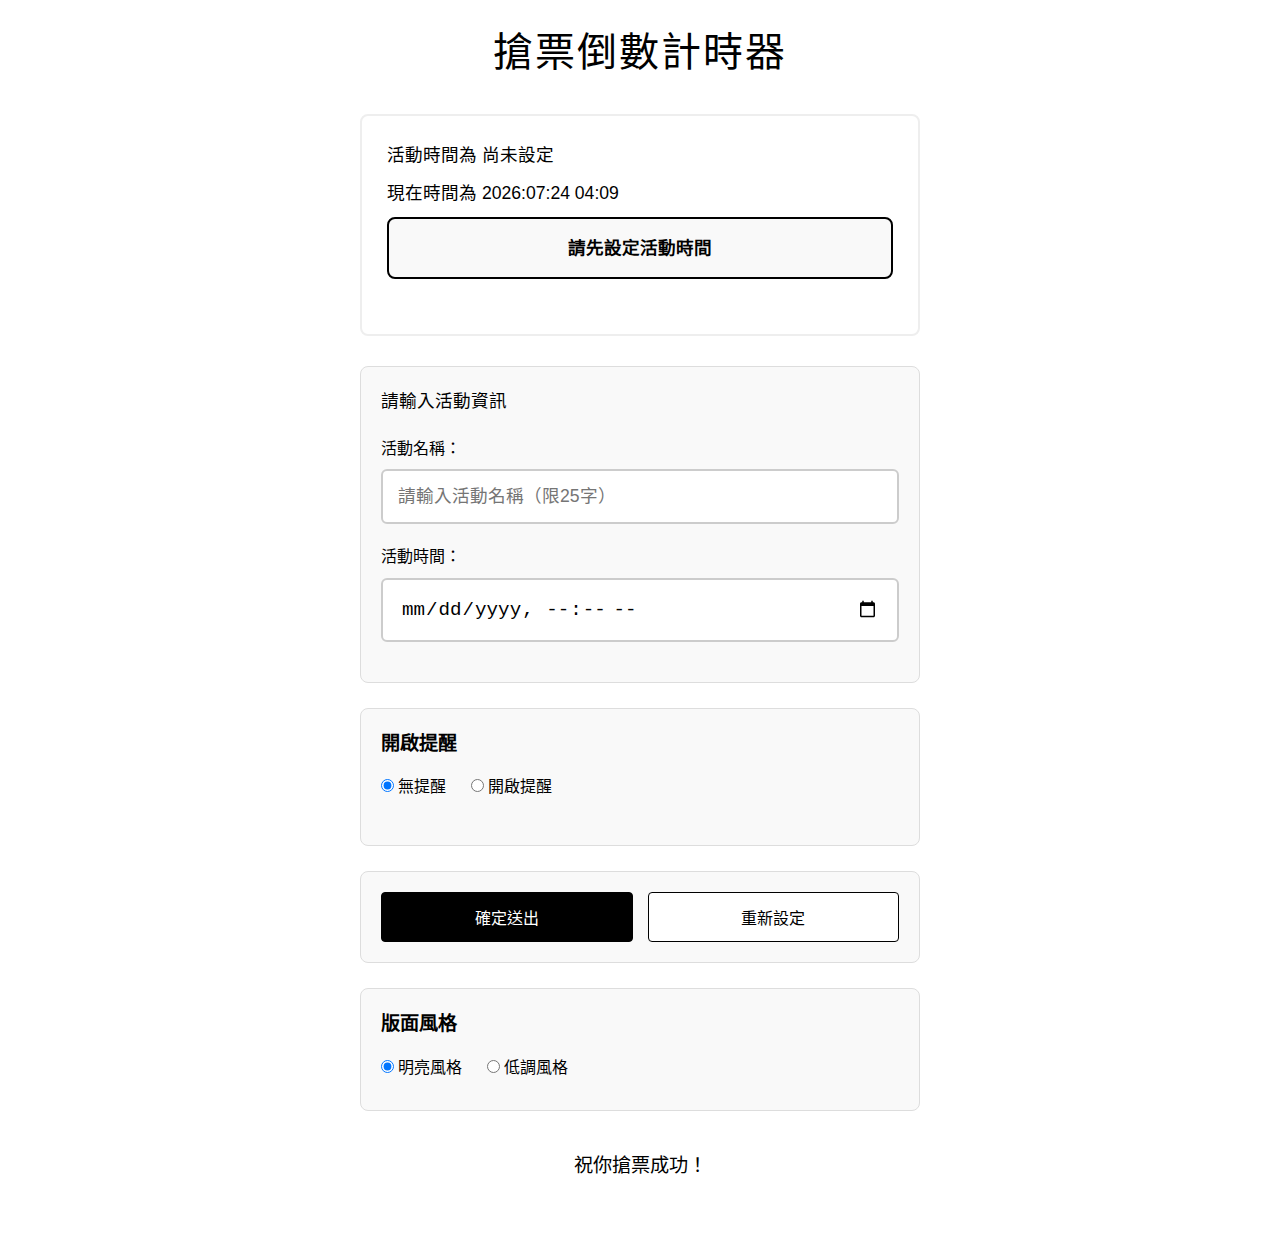
<file: index.html>
<!DOCTYPE html>
<html lang="zh-TW">
<head>
    <meta charset="UTF-8">
    <meta name="viewport" content="width=device-width, initial-scale=1.0">
    <title>搶票倒數計時器</title>
    <link rel="stylesheet" href="styles.css">
</head>
<body>
    <div class="container">
        <!-- 標題區塊 -->
        <header class="header">
            <h1>搶票倒數計時器</h1>
        </header>

        <!-- 1. 活動時間顯示區 -->
        <section class="countdown-display" id="countdownSection">
            <div class="time-info">
                <p id="eventTimeDisplay">活動時間為 <span>尚未設定</span></p>
                <p id="currentTimeDisplay">現在時間為 <span></span></p>
                <p id="countdownDisplay" class="countdown-text"><span>請先設定活動時間</span></p>
            </div>
        </section>

        <!-- 2. 輸入活動資訊 -->
        <section class="event-setup">
            <p class="instruction">請輸入活動資訊</p>
            
            <div class="form-group">
                <label for="eventName">活動名稱：</label>
                <input type="text" id="eventName" maxlength="25" placeholder="請輸入活動名稱（限25字）">
            </div>
            
            <div class="form-group">
                <label for="eventDateTime">活動時間：</label>
                <input type="datetime-local" id="eventDateTime" placeholder="選擇活動時間">
            </div>
        </section>

        <!-- 3. 提醒設定 -->
        <section class="reminder-settings">
            <h3>開啟提醒</h3>
            <div class="reminder-option">
                <label>
                    <input type="radio" name="reminder" value="none" checked>
                    <span>無提醒</span>
                </label>
                <label>
                    <input type="radio" name="reminder" value="enabled">
                    <span>開啟提醒</span>
                </label>
            </div>
            
            <div class="reminder-times" id="reminderTimes" style="display: none;">
                <label>
                    <input type="checkbox" value="60">
                    <span>1小時前</span>
                </label>
                <label>
                    <input type="checkbox" value="30">
                    <span>30分鐘前</span>
                </label>
                <label>
                    <input type="checkbox" value="5">
                    <span>5分鐘前</span>
                </label>
                <label>
                    <input type="checkbox" value="1">
                    <span>1分鐘前</span>
                </label>
            </div>
        </section>

        <!-- 4. 確定送出或重新設定 -->
        <section class="button-section">
            <div class="button-group">
                <button id="submitBtn" class="btn primary">確定送出</button>
                <button id="resetBtn" class="btn secondary">重新設定</button>
            </div>
        </section>

        <!-- 5. 版面風格選擇 -->
        <section class="theme-selector">
            <h3>版面風格</h3>
            <label>
                <input type="radio" name="theme" value="light" checked>
                <span>明亮風格</span>
            </label>
            <label>
                <input type="radio" name="theme" value="dark">
                <span>低調風格</span>
            </label>
        </section>

        <!-- 6. 祝你搶票成功 -->
        <section class="success-message">
            <p>祝你搶票成功！</p>
        </section>
    </div>

    <script src="script.js"></script>
</body>
</html>
</file>
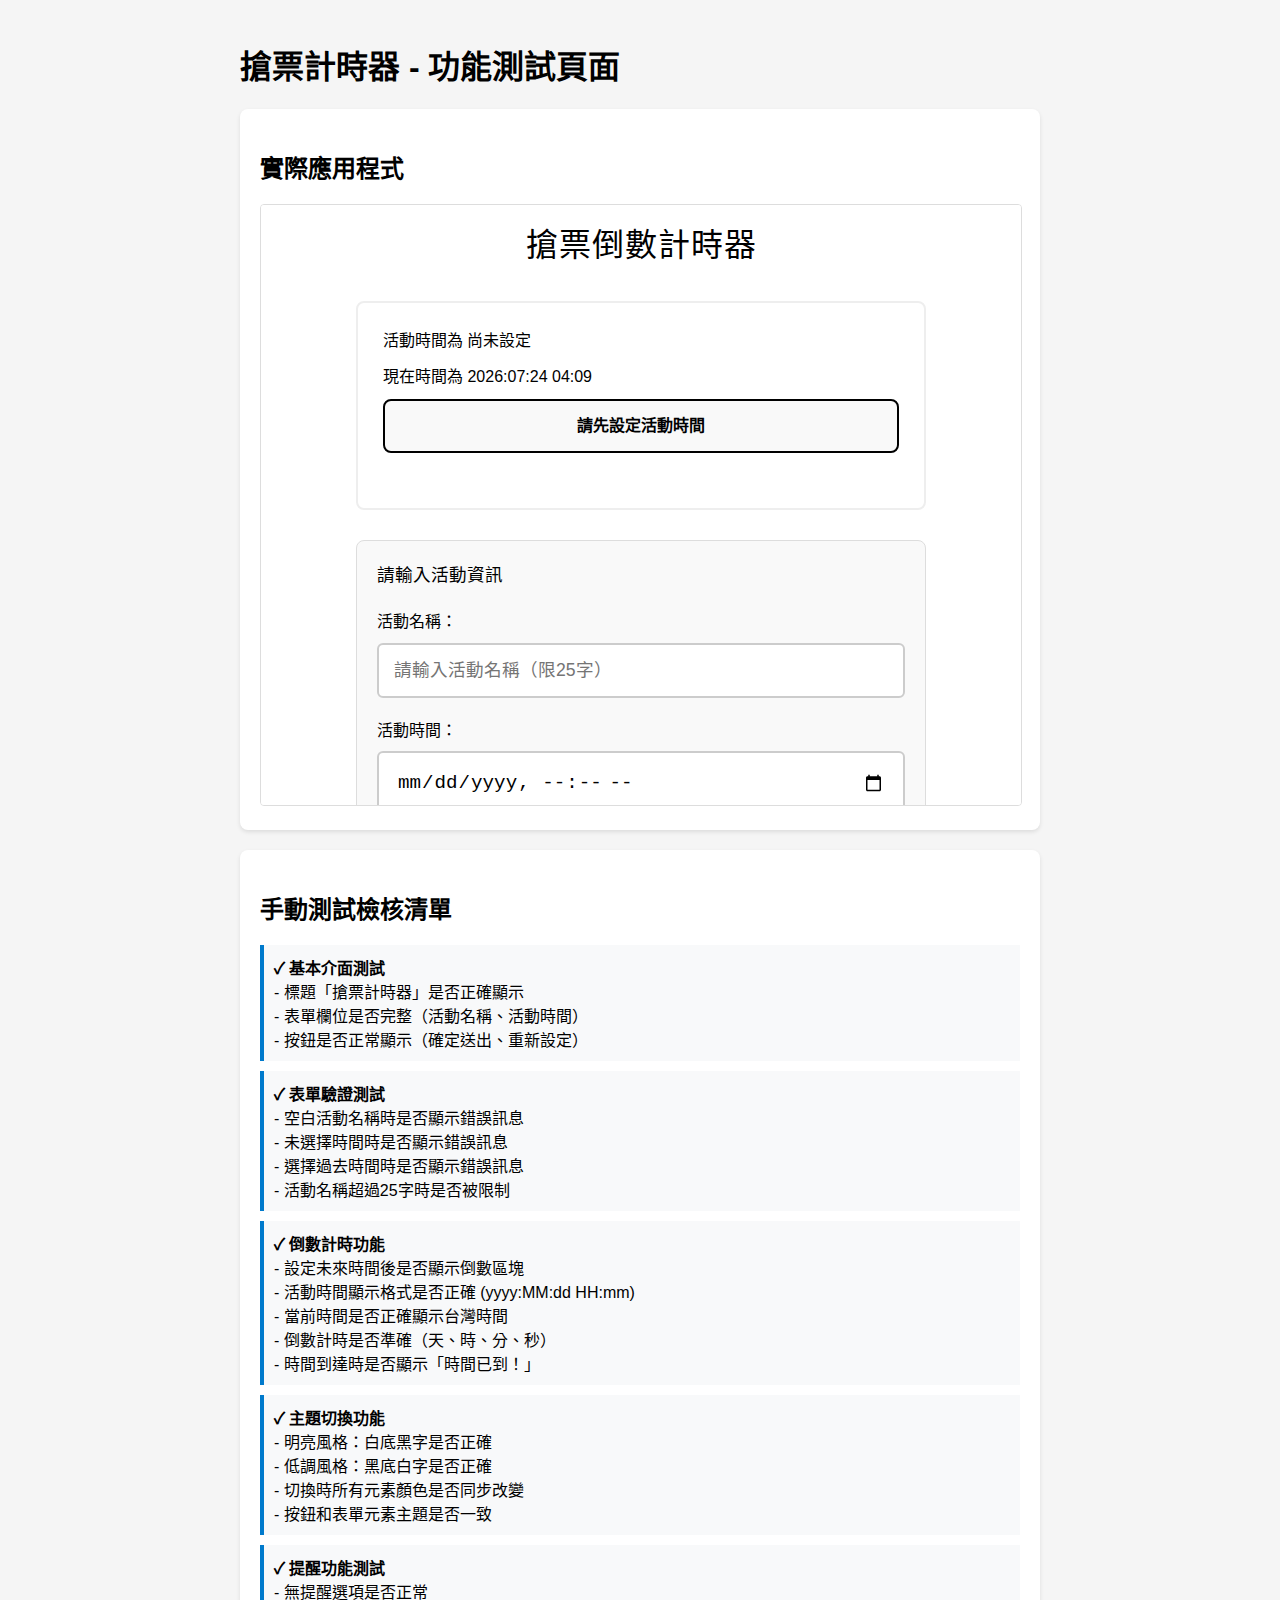
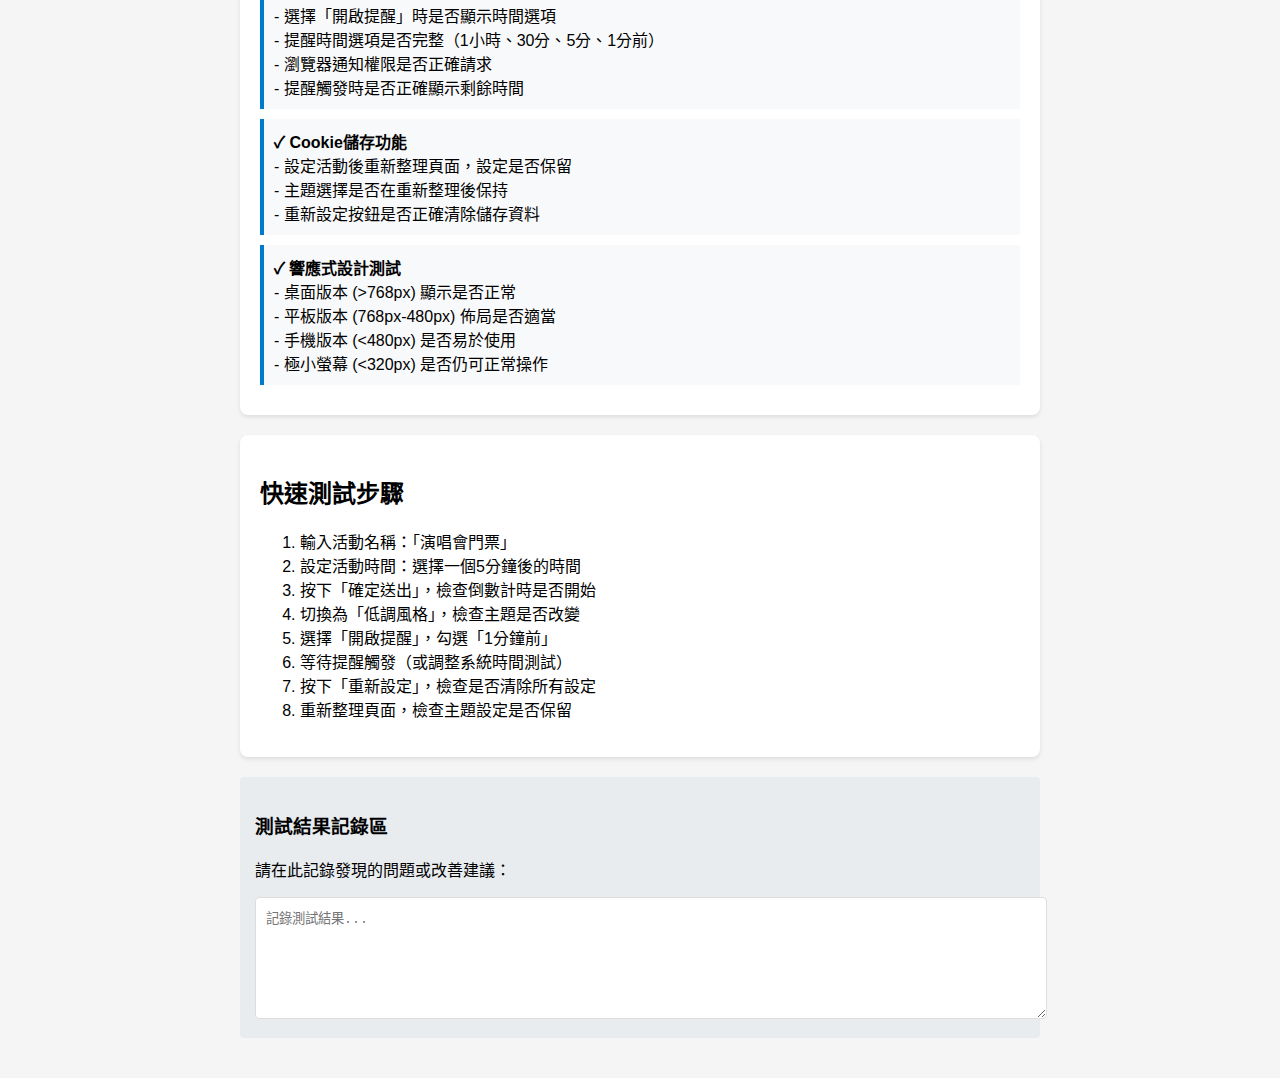
<file: test.html>
<!DOCTYPE html>
<html lang="zh-TW">
<head>
    <meta charset="UTF-8">
    <meta name="viewport" content="width=device-width, initial-scale=1.0">
    <title>搶票計時器 - 功能測試頁面</title>
    <style>
        body {
            font-family: 'Microsoft JhengHei', sans-serif;
            max-width: 800px;
            margin: 0 auto;
            padding: 20px;
            background-color: #f5f5f5;
        }
        .test-section {
            background: white;
            padding: 20px;
            margin: 20px 0;
            border-radius: 8px;
            box-shadow: 0 2px 4px rgba(0,0,0,0.1);
        }
        .test-item {
            margin: 10px 0;
            padding: 10px;
            border-left: 4px solid #007acc;
            background-color: #f8f9fa;
        }
        .status-pass { border-left-color: #28a745; }
        .status-fail { border-left-color: #dc3545; }
        iframe {
            width: 100%;
            height: 600px;
            border: 1px solid #ddd;
            border-radius: 4px;
        }
        .test-results {
            background: #e9ecef;
            padding: 15px;
            border-radius: 4px;
            margin: 20px 0;
        }
    </style>
</head>
<body>
    <h1>搶票計時器 - 功能測試頁面</h1>
    
    <div class="test-section">
        <h2>實際應用程式</h2>
        <iframe src="index.html"></iframe>
    </div>
    
    <div class="test-section">
        <h2>手動測試檢核清單</h2>
        
        <div class="test-item">
            <strong>✓ 基本介面測試</strong><br>
            - 標題「搶票計時器」是否正確顯示<br>
            - 表單欄位是否完整（活動名稱、活動時間）<br>
            - 按鈕是否正常顯示（確定送出、重新設定）
        </div>
        
        <div class="test-item">
            <strong>✓ 表單驗證測試</strong><br>
            - 空白活動名稱時是否顯示錯誤訊息<br>
            - 未選擇時間時是否顯示錯誤訊息<br>
            - 選擇過去時間時是否顯示錯誤訊息<br>
            - 活動名稱超過25字時是否被限制
        </div>
        
        <div class="test-item">
            <strong>✓ 倒數計時功能</strong><br>
            - 設定未來時間後是否顯示倒數區塊<br>
            - 活動時間顯示格式是否正確 (yyyy:MM:dd HH:mm)<br>
            - 當前時間是否正確顯示台灣時間<br>
            - 倒數計時是否準確（天、時、分、秒）<br>
            - 時間到達時是否顯示「時間已到！」
        </div>
        
        <div class="test-item">
            <strong>✓ 主題切換功能</strong><br>
            - 明亮風格：白底黑字是否正確<br>
            - 低調風格：黑底白字是否正確<br>
            - 切換時所有元素顏色是否同步改變<br>
            - 按鈕和表單元素主題是否一致
        </div>
        
        <div class="test-item">
            <strong>✓ 提醒功能測試</strong><br>
            - 無提醒選項是否正常<br>
            - 選擇「開啟提醒」時是否顯示時間選項<br>
            - 提醒時間選項是否完整（1小時、30分、5分、1分前）<br>
            - 瀏覽器通知權限是否正確請求<br>
            - 提醒觸發時是否正確顯示剩餘時間
        </div>
        
        <div class="test-item">
            <strong>✓ Cookie儲存功能</strong><br>
            - 設定活動後重新整理頁面，設定是否保留<br>
            - 主題選擇是否在重新整理後保持<br>
            - 重新設定按鈕是否正確清除儲存資料
        </div>
        
        <div class="test-item">
            <strong>✓ 響應式設計測試</strong><br>
            - 桌面版本 (>768px) 顯示是否正常<br>
            - 平板版本 (768px-480px) 佈局是否適當<br>
            - 手機版本 (<480px) 是否易於使用<br>
            - 極小螢幕 (<320px) 是否仍可正常操作
        </div>
    </div>
    
    <div class="test-section">
        <h2>快速測試步驟</h2>
        <ol>
            <li>輸入活動名稱：「演唱會門票」</li>
            <li>設定活動時間：選擇一個5分鐘後的時間</li>
            <li>按下「確定送出」，檢查倒數計時是否開始</li>
            <li>切換為「低調風格」，檢查主題是否改變</li>
            <li>選擇「開啟提醒」，勾選「1分鐘前」</li>
            <li>等待提醒觸發（或調整系統時間測試）</li>
            <li>按下「重新設定」，檢查是否清除所有設定</li>
            <li>重新整理頁面，檢查主題設定是否保留</li>
        </ol>
    </div>
    
    <div class="test-results">
        <h3>測試結果記錄區</h3>
        <p>請在此記錄發現的問題或改善建議：</p>
        <textarea style="width: 100%; height: 100px; padding: 10px; border: 1px solid #ddd; border-radius: 4px;" 
                  placeholder="記錄測試結果..."></textarea>
    </div>
</body>
</html>
</file>
<file: styles.css>
/* 重置和基礎設定 */
* {
    margin: 0;
    padding: 0;
    box-sizing: border-box;
}

body {
    font-family: -apple-system, BlinkMacSystemFont, 'Segoe UI', 'Microsoft JhengHei', sans-serif;
    line-height: 1.6;
    transition: all 0.3s ease;
}

/* 主題變數 - 明亮風格（預設） */
body[data-theme="light"] {
    background-color: #ffffff;
    color: #000000;
}

/* 主題變數 - 低調風格 */
body[data-theme="dark"] {
    background-color: #000000;
    color: #ffffff;
}

/* 容器佈局 */
.container {
    max-width: 600px;
    margin: 0 auto;
    padding: 20px;
    min-height: 100vh;
}

/* 標題區塊 */
.header {
    text-align: center;
    margin-bottom: 30px;
}

.header h1 {
    font-size: 2.5rem;
    font-weight: 300;
    letter-spacing: 2px;
}

/* 活動設定區 */
.event-setup {
    margin-bottom: 30px;
}

.instruction {
    margin-bottom: 20px;
    font-size: 1.1rem;
}

.form-group {
    margin-bottom: 20px;
}

.form-group label {
    display: block;
    margin-bottom: 8px;
    font-weight: 500;
}

.form-group input {
    width: 100%;
    padding: 15px;
    border: 2px solid;
    border-radius: 6px;
    font-size: 1.1rem;
    transition: border-color 0.3s ease;
    min-height: 50px;
}

.form-group input[type="datetime-local"] {
    padding: 18px;
    font-size: 1.2rem;
    min-height: 56px;
}

/* 明亮風格表單 */
body[data-theme="light"] .form-group input {
    border-color: #ccc;
    background-color: #ffffff;
    color: #000000;
}

body[data-theme="light"] .form-group input:focus {
    outline: none;
    border-color: #666;
}

/* 低調風格表單 */
body[data-theme="dark"] .form-group input {
    border-color: #888;
    background-color: #222222;
    color: #ffffff;
}

body[data-theme="dark"] .form-group input[type="datetime-local"] {
    border-color: #ffffff;
    background-color: #333333;
    color: #ffffff;
}

body[data-theme="dark"] .form-group input:focus {
    outline: none;
    border-color: #ffffff;
}

body[data-theme="dark"] .form-group input[type="datetime-local"]:focus {
    border-color: #ffffff;
    box-shadow: 0 0 0 2px rgba(255,255,255,0.2);
}

/* 按鈕樣式 */
.button-group {
    display: flex;
    gap: 15px;
    flex-wrap: wrap;
}

.btn {
    padding: 12px 24px;
    border: 1px solid;
    border-radius: 4px;
    font-size: 1rem;
    cursor: pointer;
    transition: all 0.3s ease;
    flex: 1;
    min-width: 120px;
}

/* 明亮風格按鈕 */
body[data-theme="light"] .btn.primary {
    background-color: #000000;
    color: #ffffff;
    border-color: #000000;
}

body[data-theme="light"] .btn.primary:hover {
    background-color: #333333;
    border-color: #333333;
}

body[data-theme="light"] .btn.secondary {
    background-color: #ffffff;
    color: #000000;
    border-color: #000000;
}

body[data-theme="light"] .btn.secondary:hover {
    background-color: #f5f5f5;
}

/* 低調風格按鈕 */
body[data-theme="dark"] .btn.primary {
    background-color: #ffffff;
    color: #000000;
    border-color: #ffffff;
}

body[data-theme="dark"] .btn.primary:hover {
    background-color: #cccccc;
    border-color: #cccccc;
}

body[data-theme="dark"] .btn.secondary {
    background-color: #000000;
    color: #ffffff;
    border-color: #ffffff;
}

body[data-theme="dark"] .btn.secondary:hover {
    background-color: #333333;
}

/* 倒數計時顯示區 */
.countdown-display {
    margin: 30px 0;
    padding: 25px;
    border: 2px solid;
    border-radius: 8px;
}

body[data-theme="light"] .countdown-display {
    border-color: #eee;
}

body[data-theme="dark"] .countdown-display {
    border-color: #444;
}

/* 區塊樣式 */
.event-setup,
.theme-selector,
.button-section,
.reminder-settings {
    margin: 25px 0;
    padding: 20px;
    border: 1px solid;
    border-radius: 8px;
}

body[data-theme="light"] .event-setup,
body[data-theme="light"] .theme-selector,
body[data-theme="light"] .button-section,
body[data-theme="light"] .reminder-settings {
    border-color: #ddd;
    background-color: #f9f9f9;
}

body[data-theme="dark"] .event-setup,
body[data-theme="dark"] .theme-selector,
body[data-theme="dark"] .button-section,
body[data-theme="dark"] .reminder-settings {
    border-color: #444;
    background-color: #111111;
}

/* 區塊標題 */
.theme-selector h3,
.reminder-settings h3 {
    margin-bottom: 15px;
    font-size: 1.2rem;
    font-weight: 600;
}

.time-info {
    margin-bottom: 30px;
}

.time-info p {
    margin-bottom: 10px;
    font-size: 1.1rem;
}

.countdown-text {
    font-size: 1.3rem;
    font-weight: 600;
    padding: 15px;
    border: 2px solid;
    border-radius: 8px;
    text-align: center;
}

body[data-theme="light"] .countdown-text {
    border-color: #000000;
    background-color: #f9f9f9;
}

body[data-theme="dark"] .countdown-text {
    border-color: #ffffff;
    background-color: #111111;
}

/* 風格切換和提醒選項樣式 */
.theme-selector label,
.reminder-option label,
.reminder-times label {
    margin-right: 20px;
    cursor: pointer;
    display: inline-block;
    margin-bottom: 10px;
    font-size: 1rem;
    font-weight: 500;
}

/* 提醒設定樣式調整 */
.reminder-option {
    margin-bottom: 15px;
}

.reminder-times {
    margin-top: 15px;
    padding-top: 15px;
    border-top: 1px solid;
}

body[data-theme="light"] .reminder-times {
    border-color: #ccc;
}

body[data-theme="dark"] .reminder-times {
    border-color: #555;
}

.reminder-times label {
    display: block;
    margin-right: 0;
}

/* 祝福訊息 */
.success-message {
    text-align: center;
    margin: 40px 0;
    font-size: 1.2rem;
    font-weight: 500;
}

/* 響應式設計 */
@media (max-width: 768px) {
    .container {
        padding: 15px;
    }
    
    .header h1 {
        font-size: 2rem;
        letter-spacing: 1px;
    }
    
    .button-group {
        flex-direction: column;
        gap: 10px;
    }
    
    .btn {
        flex: none;
        min-width: auto;
    }
    
    .theme-selector label,
    .reminder-option label {
        display: block;
        margin-bottom: 10px;
        margin-right: 0;
    }
    
    .time-info p {
        font-size: 1rem;
    }
    
    .countdown-text {
        font-size: 1.1rem;
        padding: 12px;
    }
    
    .theme-selector,
    .reminder-settings {
        padding: 15px;
    }
}

@media (max-width: 480px) {
    .container {
        padding: 10px;
        max-width: 100%;
    }
    
    .header {
        margin-bottom: 25px;
    }
    
    .header h1 {
        font-size: 1.8rem;
        letter-spacing: 0.5px;
    }
    
    .form-group {
        margin-bottom: 15px;
    }
    
    .form-group input,
    .btn {
        font-size: 0.9rem;
        padding: 10px;
    }
    
    .countdown-text {
        font-size: 1rem;
        padding: 10px;
    }
    
    .theme-selector,
    .reminder-settings {
        padding: 12px;
    }
    
    .reminder-times label {
        font-size: 0.9rem;
        margin-bottom: 8px;
    }
    
    .success-message {
        font-size: 1.1rem;
        margin: 30px 0;
    }
}

@media (max-width: 320px) {
    .container {
        padding: 8px;
    }
    
    .header h1 {
        font-size: 1.6rem;
    }
    
    .form-group input,
    .btn {
        font-size: 0.85rem;
        padding: 8px;
    }
    
    .countdown-text {
        font-size: 0.9rem;
        padding: 8px;
    }
    
    .time-info p {
        font-size: 0.9rem;
    }
}
</file>
